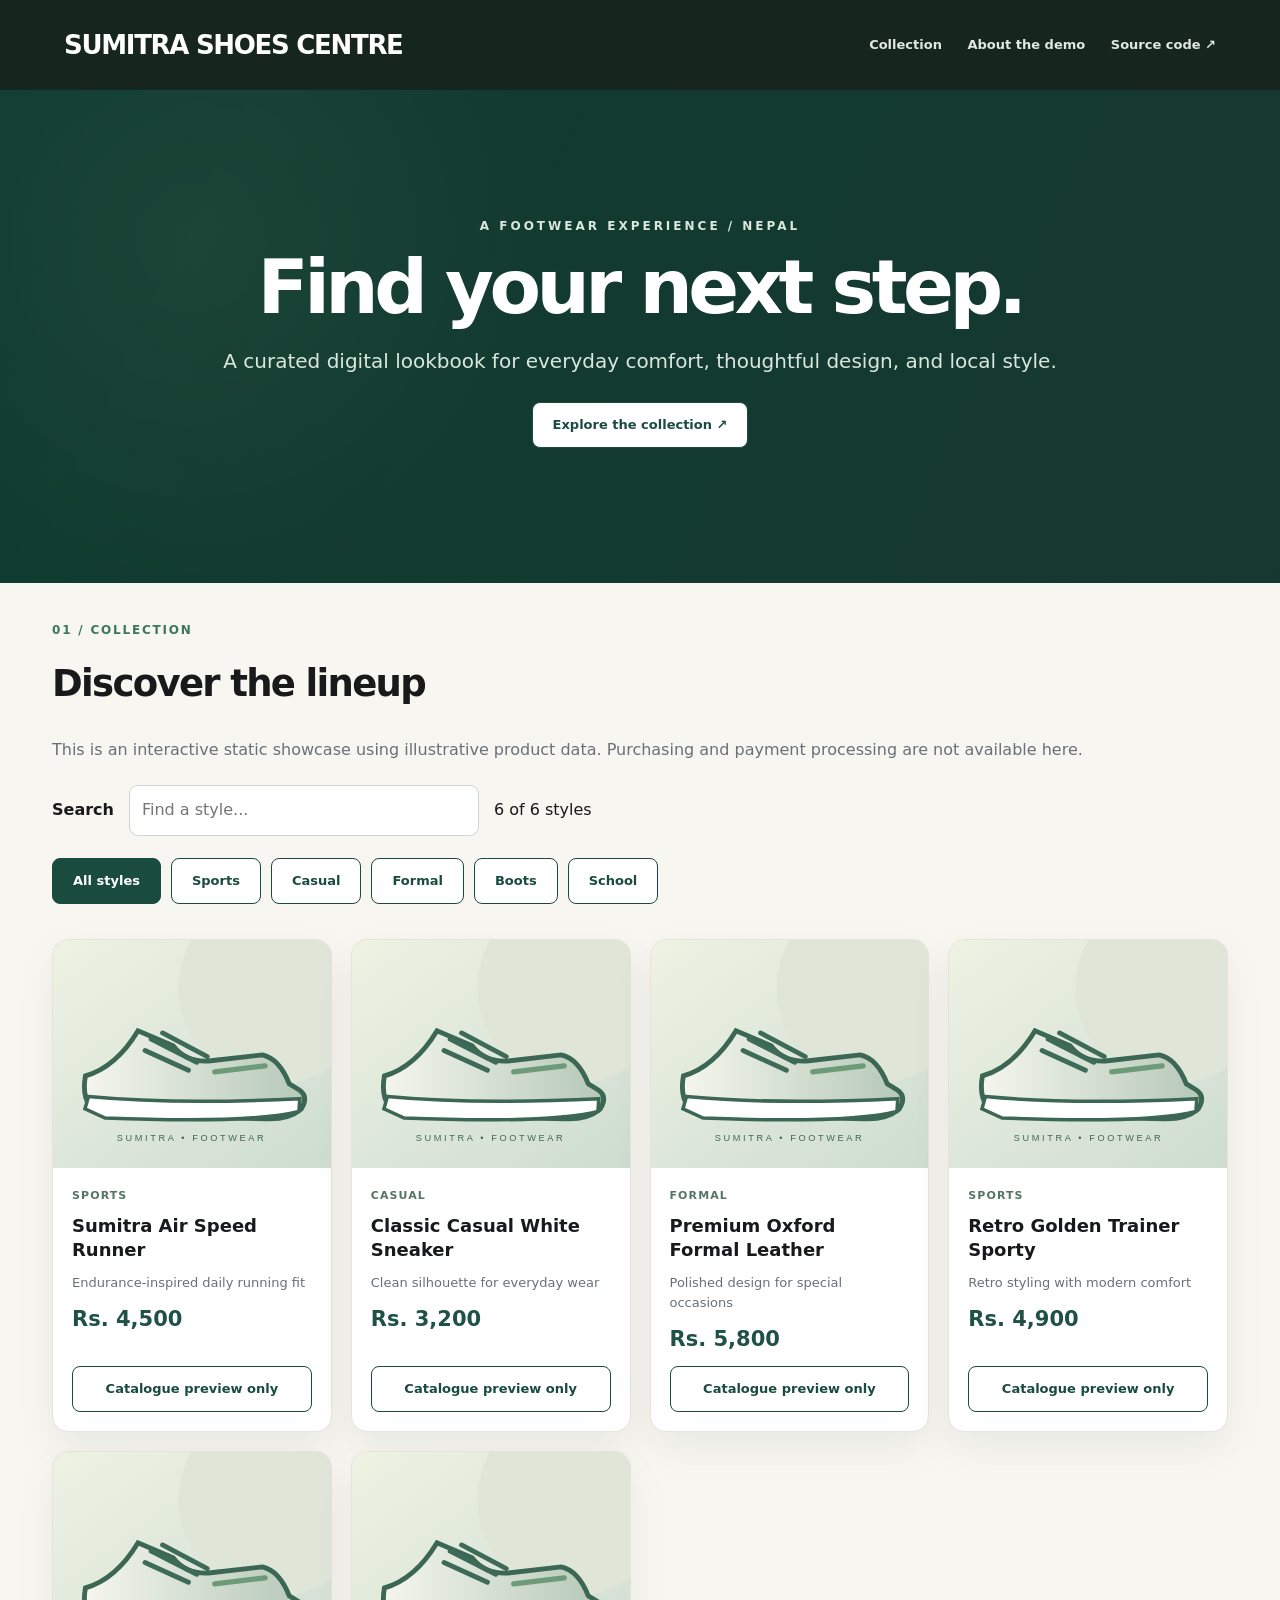
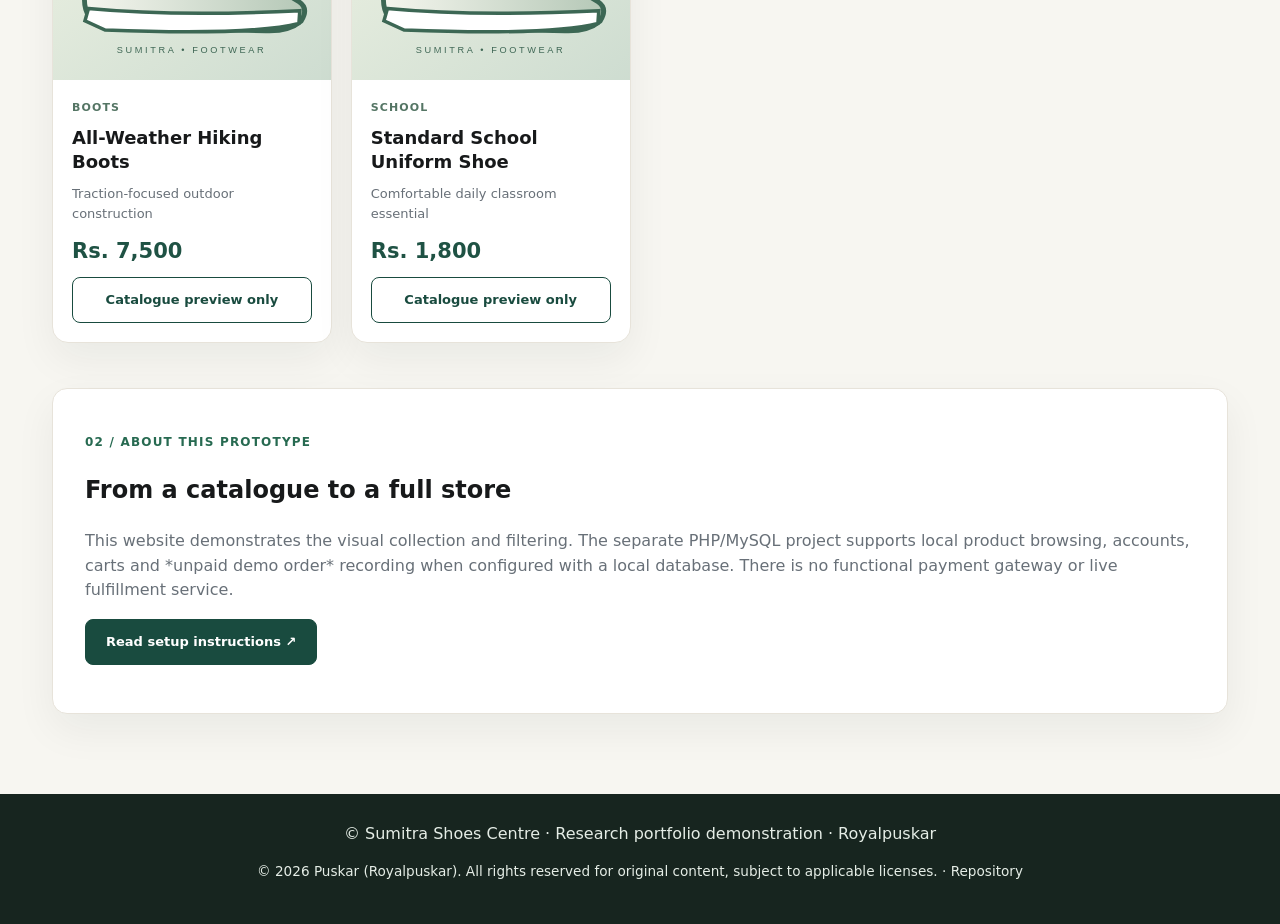
<file: index.html>
<!doctype html>
<html lang="en"><head><meta charset="utf-8"><meta name="viewport" content="width=device-width,initial-scale=1"><meta name="theme-color" content="#17251f"><meta name="description" content="Sumitra Shoes Centre footwear lookbook and PHP/MySQL store prototype. No payments are accepted online."><title>Sumitra Shoes Centre — Footwear Lookbook</title><link rel="stylesheet" href="css/style.css"><script src="preview.mjs" type="module"></script></head>
<body><header><h1>SUMITRA SHOES CENTRE</h1><nav><a href="#collection">Collection</a><a href="#about">About the demo</a><a href="https://github.com/Royalpuskar/SUMITRA-SHOES-CENTRE-">Source code ↗</a></nav></header>
<section class="hero"><p style="font-size:12px;letter-spacing:.25em;font-weight:800">A FOOTWEAR EXPERIENCE / NEPAL</p><h2>Find your next step.</h2><p>A curated digital lookbook for everyday comfort, thoughtful design, and local style.</p><p style="margin-top:25px"><a href="#collection" class="btn btn-secondary">Explore the collection ↗</a></p></section>
<main class="container" id="collection"><p style="color:#3c775c;font-size:12px;letter-spacing:.15em;font-weight:800">01 / COLLECTION</p><h2 class="section-title">Discover the lineup</h2>
<p style="color:#687078">This is an interactive static showcase using illustrative product data. Purchasing and payment processing are not available here.</p>
<div style="display:flex;gap:15px;flex-wrap:wrap;align-items:center;margin:22px 0"><label for="search" style="font-weight:700">Search</label><input id="search" type="search" placeholder="Find a style..." style="min-width:210px;flex:1;max-width:350px;padding:12px;border:1px solid #cad7cf;border-radius:9px"><span id="count" role="status" aria-live="polite"></span></div>
<div class="category-filters" aria-label="Collection categories"><button class="btn filter active" data-category="All">All styles</button><button class="btn btn-secondary filter" data-category="Sports">Sports</button><button class="btn btn-secondary filter" data-category="Casual">Casual</button><button class="btn btn-secondary filter" data-category="Formal">Formal</button><button class="btn btn-secondary filter" data-category="Boots">Boots</button><button class="btn btn-secondary filter" data-category="School">School</button></div>
<div class="products-grid" id="product-grid"><article class="product demo-product" data-category="Sports" data-search="sumitra air speed runner"><img src="images/placeholder.svg" alt="Illustrated shoe preview for Sumitra Air Speed Runner" loading="lazy" style="background:#cfe0cf"><div class="product-detail"><span class="product-category">Sports</span><h3>Sumitra Air Speed Runner</h3><p style="color:#687078;font-size:13px;margin:0">Endurance-inspired daily running fit</p><div class="product-price">Rs. 4,500</div><span class="btn btn-secondary" style="pointer-events:none">Catalogue preview only</span></div></article>
<article class="product demo-product" data-category="Casual" data-search="classic casual white sneaker"><img src="images/placeholder.svg" alt="Illustrated shoe preview for Classic Casual White Sneaker" loading="lazy" style="background:#e9dfd1"><div class="product-detail"><span class="product-category">Casual</span><h3>Classic Casual White Sneaker</h3><p style="color:#687078;font-size:13px;margin:0">Clean silhouette for everyday wear</p><div class="product-price">Rs. 3,200</div><span class="btn btn-secondary" style="pointer-events:none">Catalogue preview only</span></div></article>
<article class="product demo-product" data-category="Formal" data-search="premium oxford formal leather"><img src="images/placeholder.svg" alt="Illustrated shoe preview for Premium Oxford Formal Leather" loading="lazy" style="background:#dce4e1"><div class="product-detail"><span class="product-category">Formal</span><h3>Premium Oxford Formal Leather</h3><p style="color:#687078;font-size:13px;margin:0">Polished design for special occasions</p><div class="product-price">Rs. 5,800</div><span class="btn btn-secondary" style="pointer-events:none">Catalogue preview only</span></div></article>
<article class="product demo-product" data-category="Sports" data-search="retro golden trainer sporty"><img src="images/placeholder.svg" alt="Illustrated shoe preview for Retro Golden Trainer Sporty" loading="lazy" style="background:#f0e3c5"><div class="product-detail"><span class="product-category">Sports</span><h3>Retro Golden Trainer Sporty</h3><p style="color:#687078;font-size:13px;margin:0">Retro styling with modern comfort</p><div class="product-price">Rs. 4,900</div><span class="btn btn-secondary" style="pointer-events:none">Catalogue preview only</span></div></article>
<article class="product demo-product" data-category="Boots" data-search="all-weather hiking boots"><img src="images/placeholder.svg" alt="Illustrated shoe preview for All-Weather Hiking Boots" loading="lazy" style="background:#d6dad0"><div class="product-detail"><span class="product-category">Boots</span><h3>All-Weather Hiking Boots</h3><p style="color:#687078;font-size:13px;margin:0">Traction-focused outdoor construction</p><div class="product-price">Rs. 7,500</div><span class="btn btn-secondary" style="pointer-events:none">Catalogue preview only</span></div></article>
<article class="product demo-product" data-category="School" data-search="standard school uniform shoe"><img src="images/placeholder.svg" alt="Illustrated shoe preview for Standard School Uniform Shoe" loading="lazy" style="background:#e4e7ea"><div class="product-detail"><span class="product-category">School</span><h3>Standard School Uniform Shoe</h3><p style="color:#687078;font-size:13px;margin:0">Comfortable daily classroom essential</p><div class="product-price">Rs. 1,800</div><span class="btn btn-secondary" style="pointer-events:none">Catalogue preview only</span></div></article></div>
<section id="about" class="payment-card" style="margin-top:45px"><p style="color:#276a51;font-weight:800;letter-spacing:.1em;font-size:12px">02 / ABOUT THIS PROTOTYPE</p><h2>From a catalogue to a full store</h2><p>This website demonstrates the visual collection and filtering. The separate PHP/MySQL project supports local product browsing, accounts, carts and *unpaid demo order* recording when configured with a local database. There is no functional payment gateway or live fulfillment service.</p><p><a class="btn" href="https://github.com/Royalpuskar/SUMITRA-SHOES-CENTRE-#readme">Read setup instructions ↗</a></p></section>
</main><footer style="background:#17251f;color:#e5ede6;text-align:center;padding:28px">© Sumitra Shoes Centre · Research portfolio demonstration · <a href="https://github.com/Royalpuskar">Royalpuskar</a><p class="puskar-attribution" style="flex-basis:100%;font-size:0.85rem;line-height:1.6;overflow-wrap:anywhere">© 2026 Puskar (Royalpuskar). All rights reserved for original content, subject to applicable licenses. · <a href="https://github.com/Royalpuskar/SUMITRA-SHOES-CENTRE-">Repository</a></p></footer></body></html>
</file>
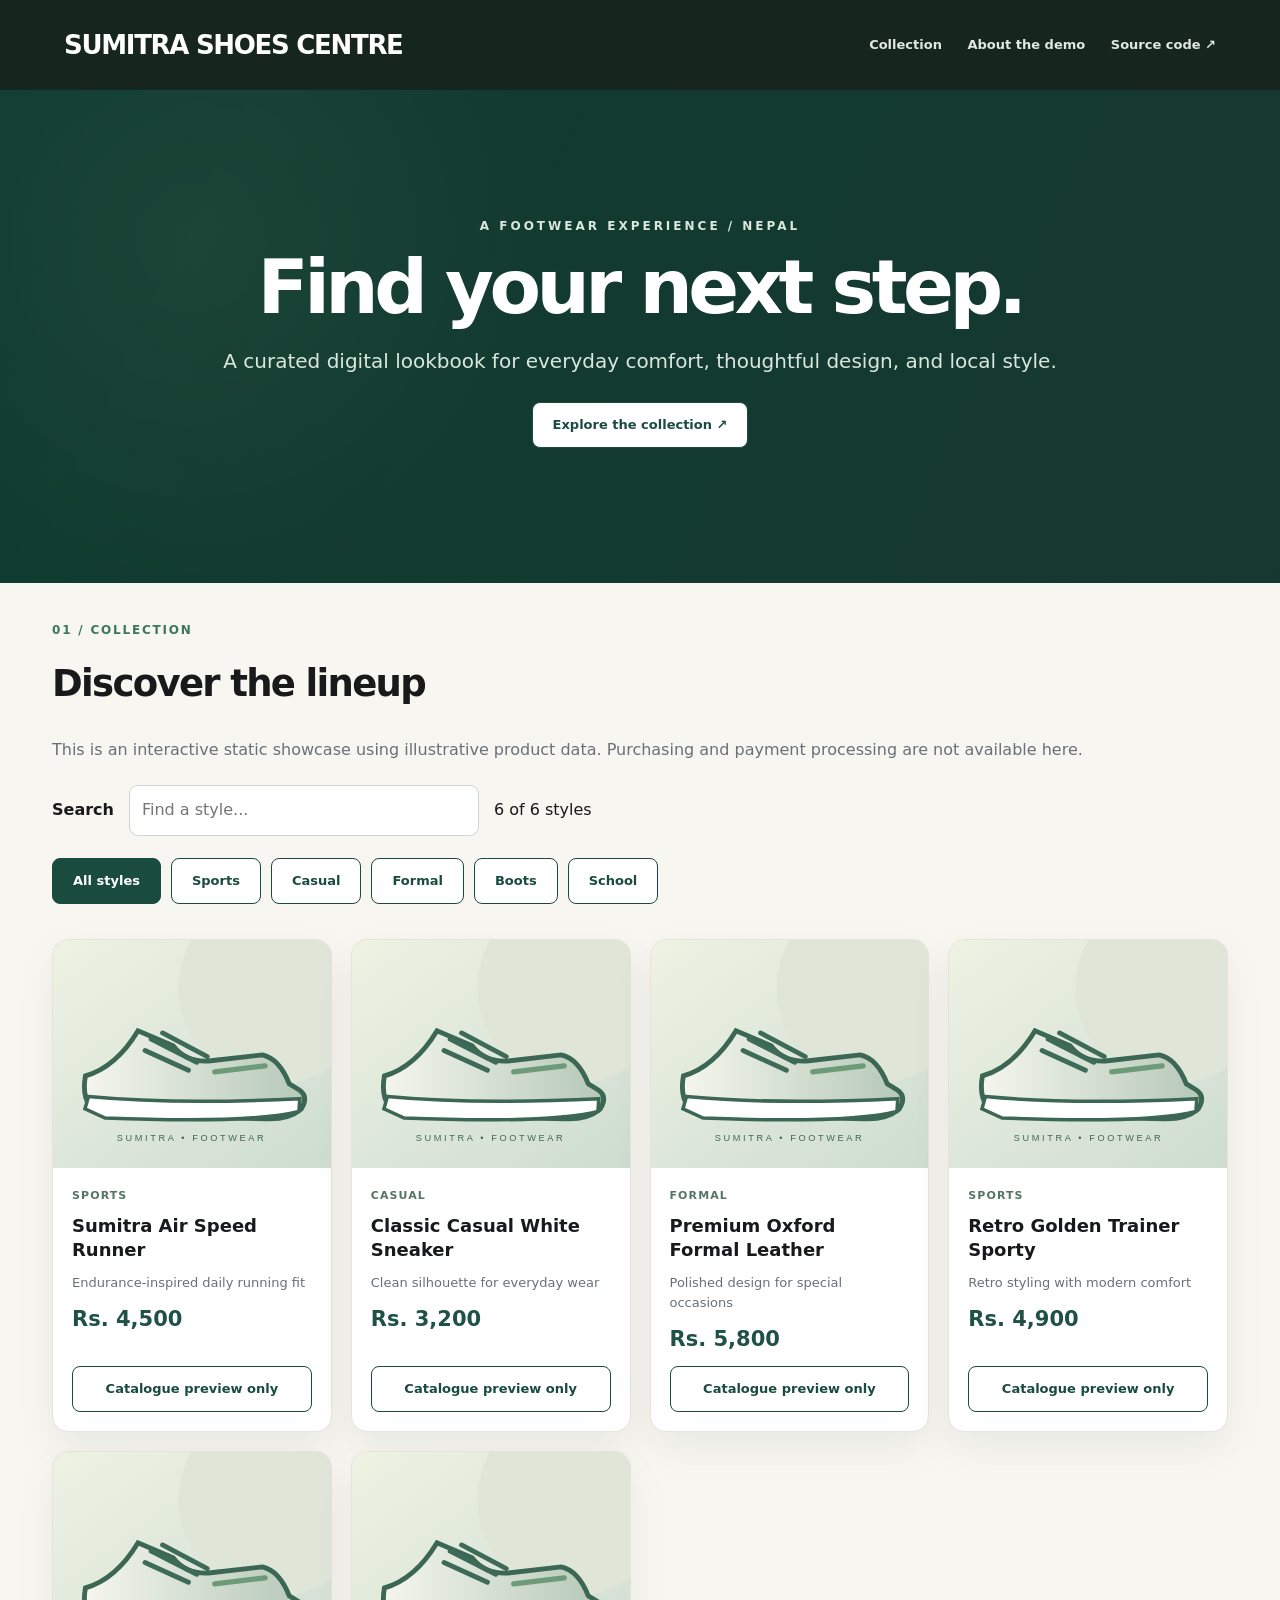
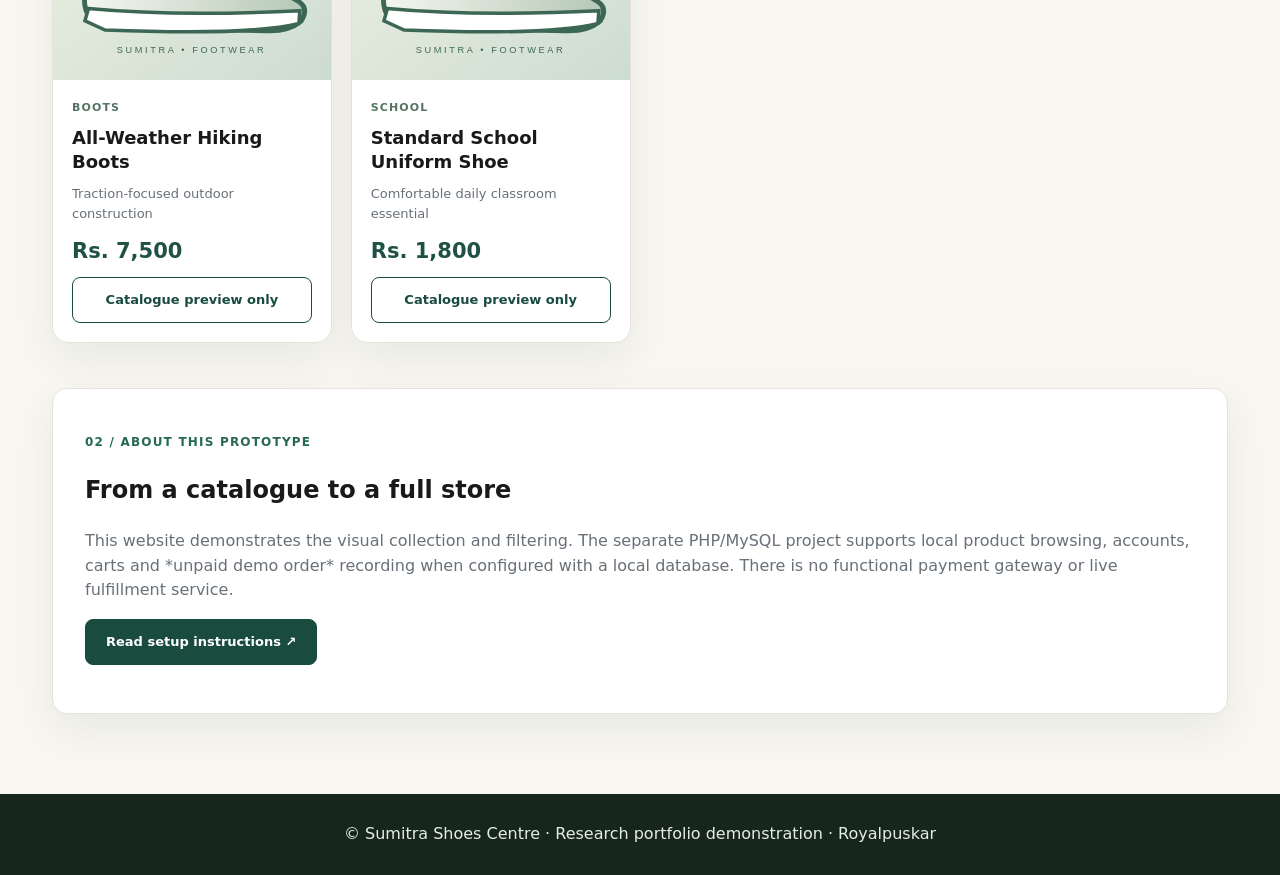
<file: docs/index.html>
<!doctype html>
<html lang="en"><head><meta charset="utf-8"><meta name="viewport" content="width=device-width,initial-scale=1"><meta name="theme-color" content="#17251f"><meta name="description" content="Sumitra Shoes Centre footwear lookbook and PHP/MySQL store prototype. No payments are accepted online."><title>Sumitra Shoes Centre — Footwear Lookbook</title><link rel="stylesheet" href="css/style.css"><script src="preview.mjs" type="module"></script></head>
<body><header><h1>SUMITRA SHOES CENTRE</h1><nav><a href="#collection">Collection</a><a href="#about">About the demo</a><a href="https://github.com/Royalpuskar/SUMITRA-SHOES-CENTRE-">Source code ↗</a></nav></header>
<section class="hero"><p style="font-size:12px;letter-spacing:.25em;font-weight:800">A FOOTWEAR EXPERIENCE / NEPAL</p><h2>Find your next step.</h2><p>A curated digital lookbook for everyday comfort, thoughtful design, and local style.</p><p style="margin-top:25px"><a href="#collection" class="btn btn-secondary">Explore the collection ↗</a></p></section>
<main class="container" id="collection"><p style="color:#3c775c;font-size:12px;letter-spacing:.15em;font-weight:800">01 / COLLECTION</p><h2 class="section-title">Discover the lineup</h2>
<p style="color:#687078">This is an interactive static showcase using illustrative product data. Purchasing and payment processing are not available here.</p>
<div style="display:flex;gap:15px;flex-wrap:wrap;align-items:center;margin:22px 0"><label for="search" style="font-weight:700">Search</label><input id="search" type="search" placeholder="Find a style..." style="min-width:210px;flex:1;max-width:350px;padding:12px;border:1px solid #cad7cf;border-radius:9px"><span id="count" role="status" aria-live="polite"></span></div>
<div class="category-filters" aria-label="Collection categories"><button class="btn filter active" data-category="All">All styles</button><button class="btn btn-secondary filter" data-category="Sports">Sports</button><button class="btn btn-secondary filter" data-category="Casual">Casual</button><button class="btn btn-secondary filter" data-category="Formal">Formal</button><button class="btn btn-secondary filter" data-category="Boots">Boots</button><button class="btn btn-secondary filter" data-category="School">School</button></div>
<div class="products-grid" id="product-grid"><article class="product demo-product" data-category="Sports" data-search="sumitra air speed runner"><img src="images/placeholder.svg" alt="Illustrated shoe preview for Sumitra Air Speed Runner" loading="lazy" style="background:#cfe0cf"><div class="product-detail"><span class="product-category">Sports</span><h3>Sumitra Air Speed Runner</h3><p style="color:#687078;font-size:13px;margin:0">Endurance-inspired daily running fit</p><div class="product-price">Rs. 4,500</div><span class="btn btn-secondary" style="pointer-events:none">Catalogue preview only</span></div></article>
<article class="product demo-product" data-category="Casual" data-search="classic casual white sneaker"><img src="images/placeholder.svg" alt="Illustrated shoe preview for Classic Casual White Sneaker" loading="lazy" style="background:#e9dfd1"><div class="product-detail"><span class="product-category">Casual</span><h3>Classic Casual White Sneaker</h3><p style="color:#687078;font-size:13px;margin:0">Clean silhouette for everyday wear</p><div class="product-price">Rs. 3,200</div><span class="btn btn-secondary" style="pointer-events:none">Catalogue preview only</span></div></article>
<article class="product demo-product" data-category="Formal" data-search="premium oxford formal leather"><img src="images/placeholder.svg" alt="Illustrated shoe preview for Premium Oxford Formal Leather" loading="lazy" style="background:#dce4e1"><div class="product-detail"><span class="product-category">Formal</span><h3>Premium Oxford Formal Leather</h3><p style="color:#687078;font-size:13px;margin:0">Polished design for special occasions</p><div class="product-price">Rs. 5,800</div><span class="btn btn-secondary" style="pointer-events:none">Catalogue preview only</span></div></article>
<article class="product demo-product" data-category="Sports" data-search="retro golden trainer sporty"><img src="images/placeholder.svg" alt="Illustrated shoe preview for Retro Golden Trainer Sporty" loading="lazy" style="background:#f0e3c5"><div class="product-detail"><span class="product-category">Sports</span><h3>Retro Golden Trainer Sporty</h3><p style="color:#687078;font-size:13px;margin:0">Retro styling with modern comfort</p><div class="product-price">Rs. 4,900</div><span class="btn btn-secondary" style="pointer-events:none">Catalogue preview only</span></div></article>
<article class="product demo-product" data-category="Boots" data-search="all-weather hiking boots"><img src="images/placeholder.svg" alt="Illustrated shoe preview for All-Weather Hiking Boots" loading="lazy" style="background:#d6dad0"><div class="product-detail"><span class="product-category">Boots</span><h3>All-Weather Hiking Boots</h3><p style="color:#687078;font-size:13px;margin:0">Traction-focused outdoor construction</p><div class="product-price">Rs. 7,500</div><span class="btn btn-secondary" style="pointer-events:none">Catalogue preview only</span></div></article>
<article class="product demo-product" data-category="School" data-search="standard school uniform shoe"><img src="images/placeholder.svg" alt="Illustrated shoe preview for Standard School Uniform Shoe" loading="lazy" style="background:#e4e7ea"><div class="product-detail"><span class="product-category">School</span><h3>Standard School Uniform Shoe</h3><p style="color:#687078;font-size:13px;margin:0">Comfortable daily classroom essential</p><div class="product-price">Rs. 1,800</div><span class="btn btn-secondary" style="pointer-events:none">Catalogue preview only</span></div></article></div>
<section id="about" class="payment-card" style="margin-top:45px"><p style="color:#276a51;font-weight:800;letter-spacing:.1em;font-size:12px">02 / ABOUT THIS PROTOTYPE</p><h2>From a catalogue to a full store</h2><p>This website demonstrates the visual collection and filtering. The separate PHP/MySQL project supports local product browsing, accounts, carts and *unpaid demo order* recording when configured with a local database. There is no functional payment gateway or live fulfillment service.</p><p><a class="btn" href="https://github.com/Royalpuskar/SUMITRA-SHOES-CENTRE-#readme">Read setup instructions ↗</a></p></section>
</main><footer style="background:#17251f;color:#e5ede6;text-align:center;padding:28px">© Sumitra Shoes Centre · Research portfolio demonstration · <a href="https://github.com/Royalpuskar">Royalpuskar</a></footer></body></html>
</file>
<file: css/style.css>
:root{--ink:#17191a;--muted:#687078;--bg:#f7f6f1;--paper:#fff;--line:#e7e3da;--green:#194b3f;--accent:#cfebc0;--card-shadow:0 16px 42px rgba(19,36,30,.06);--esewa-color:#247952;font-family:Inter,ui-sans-serif,system-ui,-apple-system,"Segoe UI",sans-serif}*{box-sizing:border-box}html{scroll-behavior:smooth}body{margin:0;background:var(--bg);color:var(--ink);line-height:1.55}a{text-decoration:none;color:inherit}button,input,select{font:inherit}button,a.btn{cursor:pointer}a:focus-visible,button:focus-visible,input:focus-visible,select:focus-visible{outline:3px solid #92baac;outline-offset:3px}header{background:#17251f;color:#fff;padding:25px clamp(20px,5vw,75px);display:flex;align-items:center;justify-content:space-between;gap:24px}header h1{margin:0;font-size:clamp(18px,2.5vw,26px);letter-spacing:-.05em}header nav{display:flex;align-items:center;gap:clamp(10px,2vw,26px);flex-wrap:wrap}header nav a{font-size:13px;color:#e1e7e2;font-weight:600}header nav a:hover{text-decoration:underline}.container{max-width:1220px;margin:0 auto;padding:26px 22px 80px}.hero{padding:clamp(55px,9vw,130px) 24px;text-align:center;background:linear-gradient(115deg,rgba(11,58,47,.87),rgba(20,53,46,.86)),radial-gradient(circle at 15% 30%,#7d936a 0,transparent 32%),#264838;color:#fff}.hero h2{font-size:clamp(36px,6vw,75px);line-height:1.04;letter-spacing:-.06em;margin:0 0 17px}.hero p{font-size:clamp(15px,2vw,20px);color:#d9e7dd}.section-title{font-size:clamp(26px,3vw,37px);letter-spacing:-.045em;margin:15px 0 26px}.category-filters{display:flex;gap:10px;flex-wrap:wrap;margin:22px 0 35px}.category-filters a{padding:11px 16px;border:1px solid #dadfd6;border-radius:999px;background:var(--paper);font-size:13px;font-weight:650}.category-filters a.active,.category-filters a:hover{background:var(--green);color:#fff;border-color:var(--green)}.btn{display:inline-block;background:var(--green);color:#fff;border:1px solid var(--green);padding:12px 20px;border-radius:8px;font-weight:700;font-size:13px;text-align:center}.btn:hover{background:#236754}.btn:disabled{opacity:.5;cursor:not-allowed}.btn-secondary{background:#fff;color:var(--green)}.btn-secondary:hover{background:#e8f0e7}.products-grid{display:grid;grid-template-columns:repeat(auto-fit,minmax(230px,1fr));gap:19px}.product{background:var(--paper);border-radius:16px;border:1px solid var(--line);box-shadow:var(--card-shadow);overflow:hidden;display:flex;flex-direction:column}.product img{display:block;width:100%;height:228px;object-fit:cover;background:#dae4d8}.product-detail{padding:19px;display:flex;flex-direction:column;gap:10px;flex:1}.product-detail h3{font-size:18px;margin:0;line-height:1.35}.product-category{color:#547564;letter-spacing:.1em;font-size:11px;font-weight:800;text-transform:uppercase}.product-price{font-size:21px;font-weight:800;color:#1f5244}.product .btn{margin-top:auto}.form-container{max-width:480px;margin:35px auto 0;border:1px solid var(--line);background:#fff;border-radius:18px;padding:clamp(22px,4vw,37px);box-shadow:var(--card-shadow)}.form-container h2{text-align:center;margin:0 0 26px;letter-spacing:-.035em}.form-group{margin-bottom:18px}.form-group label{display:block;margin-bottom:7px;font-size:13px;font-weight:650}.form-group input,.form-group select{width:100%;padding:13px 12px;border-radius:8px;border:1px solid #d5dcd6;background:#fbfcfa}.form-container .btn{width:100%}.form-message{padding:15px 17px;border-radius:10px;margin:16px 0;font-size:14px}.message-error{background:#fff0ec;color:#7a2b24;border:1px solid #eed2cb}.message-success{background:#e8f4e5;color:#245536;border:1px solid #cce1c7}.cart-table{width:100%;border-collapse:collapse;background:#fff;border-radius:13px;overflow:hidden;box-shadow:var(--card-shadow)}.cart-table th,.cart-table td{padding:17px 14px;border-bottom:1px solid var(--line);text-align:left;font-size:13px}.cart-table th{background:#edf2ec;color:#315547;white-space:nowrap}.cart-quantity{display:flex;align-items:center;gap:11px}.cart-quantity a{background:#eff3ef;padding:6px 10px;border-radius:6px}.cart-remove-btn{color:#a2382c;font-weight:700}.cart-total-section{margin:24px 0 0 auto;background:#fff;border:1px solid var(--line);border-radius:13px;padding:23px;max-width:480px}.checkout-layout{display:grid;grid-template-columns:1fr 1fr;gap:20px}.payment-card{padding:clamp(20px,4vw,32px);background:white;border-radius:15px;border:1px solid var(--line);box-shadow:var(--card-shadow)}.payment-card h3{letter-spacing:-.02em}.payment-card p{color:var(--muted)}.admin-badge{background:#e5f4dc;color:#274c3e;padding:8px;border-radius:9px}@media(max-width:720px){header{display:block;text-align:center}header nav{justify-content:center;margin-top:13px}.checkout-layout{grid-template-columns:1fr}.cart-table{display:block;overflow-x:auto}.container{padding:22px 14px 60px}.cart-table th,.cart-table td{padding:12px;font-size:12px}}
[hidden]{display:none!important}
button.filter.active{background:var(--green);color:#fff}
</file>
<file: docs/css/style.css>
:root{--ink:#17191a;--muted:#687078;--bg:#f7f6f1;--paper:#fff;--line:#e7e3da;--green:#194b3f;--accent:#cfebc0;--card-shadow:0 16px 42px rgba(19,36,30,.06);--esewa-color:#247952;font-family:Inter,ui-sans-serif,system-ui,-apple-system,"Segoe UI",sans-serif}*{box-sizing:border-box}html{scroll-behavior:smooth}body{margin:0;background:var(--bg);color:var(--ink);line-height:1.55}a{text-decoration:none;color:inherit}button,input,select{font:inherit}button,a.btn{cursor:pointer}a:focus-visible,button:focus-visible,input:focus-visible,select:focus-visible{outline:3px solid #92baac;outline-offset:3px}header{background:#17251f;color:#fff;padding:25px clamp(20px,5vw,75px);display:flex;align-items:center;justify-content:space-between;gap:24px}header h1{margin:0;font-size:clamp(18px,2.5vw,26px);letter-spacing:-.05em}header nav{display:flex;align-items:center;gap:clamp(10px,2vw,26px);flex-wrap:wrap}header nav a{font-size:13px;color:#e1e7e2;font-weight:600}header nav a:hover{text-decoration:underline}.container{max-width:1220px;margin:0 auto;padding:26px 22px 80px}.hero{padding:clamp(55px,9vw,130px) 24px;text-align:center;background:linear-gradient(115deg,rgba(11,58,47,.87),rgba(20,53,46,.86)),radial-gradient(circle at 15% 30%,#7d936a 0,transparent 32%),#264838;color:#fff}.hero h2{font-size:clamp(36px,6vw,75px);line-height:1.04;letter-spacing:-.06em;margin:0 0 17px}.hero p{font-size:clamp(15px,2vw,20px);color:#d9e7dd}.section-title{font-size:clamp(26px,3vw,37px);letter-spacing:-.045em;margin:15px 0 26px}.category-filters{display:flex;gap:10px;flex-wrap:wrap;margin:22px 0 35px}.category-filters a{padding:11px 16px;border:1px solid #dadfd6;border-radius:999px;background:var(--paper);font-size:13px;font-weight:650}.category-filters a.active,.category-filters a:hover{background:var(--green);color:#fff;border-color:var(--green)}.btn{display:inline-block;background:var(--green);color:#fff;border:1px solid var(--green);padding:12px 20px;border-radius:8px;font-weight:700;font-size:13px;text-align:center}.btn:hover{background:#236754}.btn:disabled{opacity:.5;cursor:not-allowed}.btn-secondary{background:#fff;color:var(--green)}.btn-secondary:hover{background:#e8f0e7}.products-grid{display:grid;grid-template-columns:repeat(auto-fit,minmax(230px,1fr));gap:19px}.product{background:var(--paper);border-radius:16px;border:1px solid var(--line);box-shadow:var(--card-shadow);overflow:hidden;display:flex;flex-direction:column}.product img{display:block;width:100%;height:228px;object-fit:cover;background:#dae4d8}.product-detail{padding:19px;display:flex;flex-direction:column;gap:10px;flex:1}.product-detail h3{font-size:18px;margin:0;line-height:1.35}.product-category{color:#547564;letter-spacing:.1em;font-size:11px;font-weight:800;text-transform:uppercase}.product-price{font-size:21px;font-weight:800;color:#1f5244}.product .btn{margin-top:auto}.form-container{max-width:480px;margin:35px auto 0;border:1px solid var(--line);background:#fff;border-radius:18px;padding:clamp(22px,4vw,37px);box-shadow:var(--card-shadow)}.form-container h2{text-align:center;margin:0 0 26px;letter-spacing:-.035em}.form-group{margin-bottom:18px}.form-group label{display:block;margin-bottom:7px;font-size:13px;font-weight:650}.form-group input,.form-group select{width:100%;padding:13px 12px;border-radius:8px;border:1px solid #d5dcd6;background:#fbfcfa}.form-container .btn{width:100%}.form-message{padding:15px 17px;border-radius:10px;margin:16px 0;font-size:14px}.message-error{background:#fff0ec;color:#7a2b24;border:1px solid #eed2cb}.message-success{background:#e8f4e5;color:#245536;border:1px solid #cce1c7}.cart-table{width:100%;border-collapse:collapse;background:#fff;border-radius:13px;overflow:hidden;box-shadow:var(--card-shadow)}.cart-table th,.cart-table td{padding:17px 14px;border-bottom:1px solid var(--line);text-align:left;font-size:13px}.cart-table th{background:#edf2ec;color:#315547;white-space:nowrap}.cart-quantity{display:flex;align-items:center;gap:11px}.cart-quantity a{background:#eff3ef;padding:6px 10px;border-radius:6px}.cart-remove-btn{color:#a2382c;font-weight:700}.cart-total-section{margin:24px 0 0 auto;background:#fff;border:1px solid var(--line);border-radius:13px;padding:23px;max-width:480px}.checkout-layout{display:grid;grid-template-columns:1fr 1fr;gap:20px}.payment-card{padding:clamp(20px,4vw,32px);background:white;border-radius:15px;border:1px solid var(--line);box-shadow:var(--card-shadow)}.payment-card h3{letter-spacing:-.02em}.payment-card p{color:var(--muted)}.admin-badge{background:#e5f4dc;color:#274c3e;padding:8px;border-radius:9px}@media(max-width:720px){header{display:block;text-align:center}header nav{justify-content:center;margin-top:13px}.checkout-layout{grid-template-columns:1fr}.cart-table{display:block;overflow-x:auto}.container{padding:22px 14px 60px}.cart-table th,.cart-table td{padding:12px;font-size:12px}}
[hidden]{display:none!important}
button.filter.active{background:var(--green);color:#fff}
</file>
